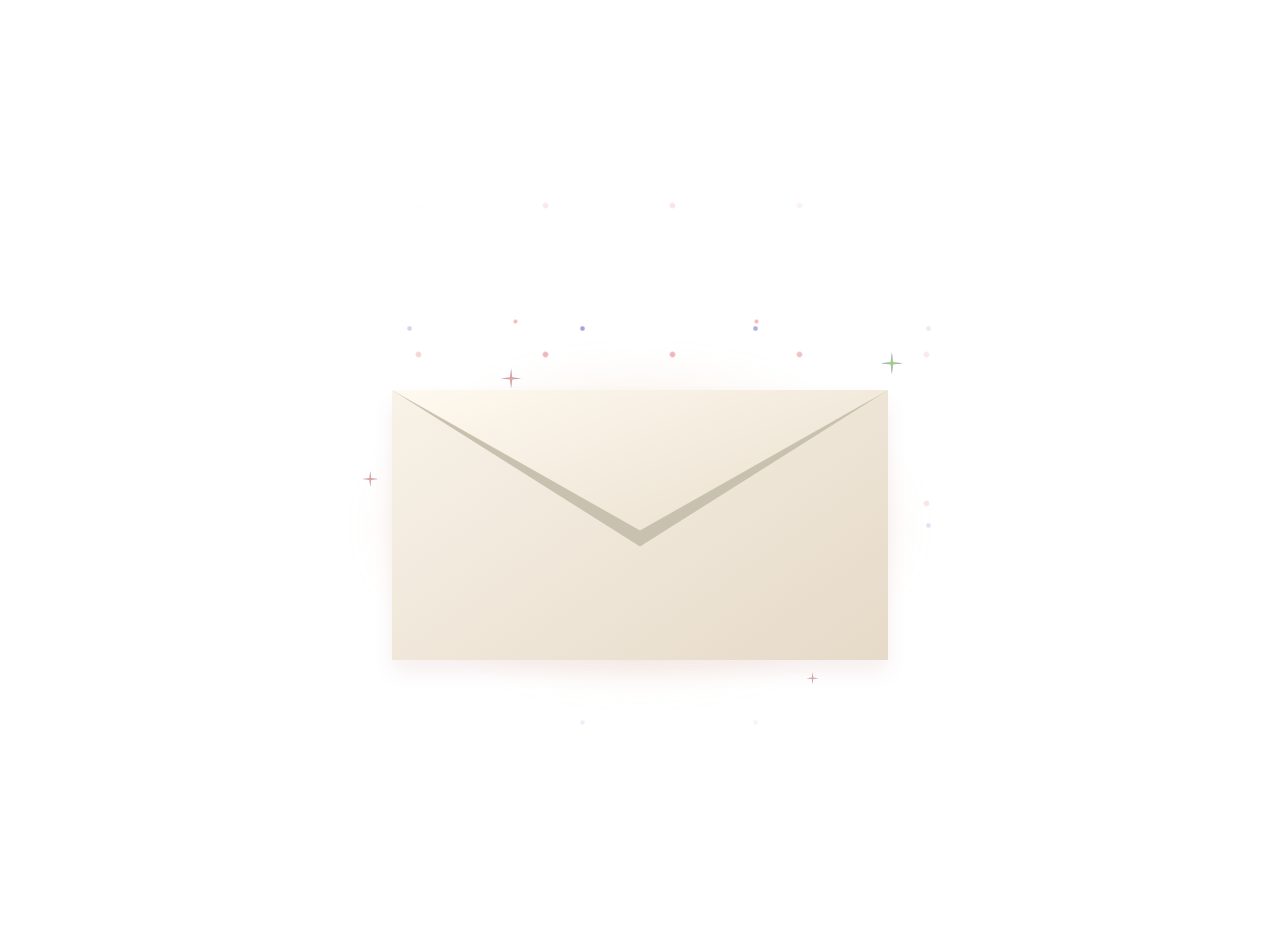
<file: index.html>
<!DOCTYPE html>
<html lang="en">

<head>
  <meta charset="UTF-8">
  <meta name="viewport" content="width=device-width, initial-scale=1.0">
  <title>Leading Me To You</title>
  <link rel="stylesheet" href="okoknyahtml.css">
  <script src="javabrahms.js" defer></script>
</head>

<body>

  <main class="stage">

    <div class="envelope" id="envelope">

      <div class="envelope-back"></div>

      <article class="letter" id="letter">

        <p>Every part of me seems to have been saving a seat for you long before I knew you. Something far beyond what the world has ever understood such things to be, or what people have typically invented to give meaning to belonging. Yet have I ever told you, ...? This reality could never be a punishment. I remember offering you the last piece of me that still chose to bleed, knowing you probably always had an appetite for its warmth. You told me that sacrifice could never be mistaken for a promise to stay awhile longer because neither of us knew when enough had become more than we knew how to forgive. We believed in each other with the recklessness of two people who had nowhere else left to put their faith. And God, what wouldn’t I give to have my days beside yours, ...? I want to learn the language of your silences until I no longer hear absence where there’s only quiet, and after chasing every answer about the familiarity of love, what I really, desperately want is to come home and find you there.</p>

        <p class="signoff">
          With all my Love, Jadda.
        </p>

      </article>
      <figure class="polaroid" id="polaroid">

        <div class="photo-slot">
          <img
            src="changmae.jpg"
          >
        </div>

      </figure>
      <div class="envelope-front"></div>
      <div class="envelope-flap" id="flap"></div>

    </div>

  </main>

  <!-- Background Music -->
  <audio id="music" autoplay loop preload="auto">
    <source src="stars burn out - cykim.mp3" type="audio/mpeg">
  </audio>
  <script>
    const envelope = document.getElementById("envelope");
    const flap = document.getElementById("flap");
    const letter = document.getElementById("letter");
    const polaroid = document.getElementById("polaroid");
    const music = document.getElementById("music");

    let isOpen = false;
    let isAnimating = false;

    const sleep = (ms) =>
      new Promise(resolve => setTimeout(resolve, ms));

    // OPEN ENVELOPE
    async function openEnvelope() {
      isAnimating = true;

      flap.classList.add("is-open");
      await sleep(850);

      letter.classList.add("is-out");
      await sleep(750);

      polaroid.classList.add("is-out");
      await sleep(1000);

      isOpen = true;
      isAnimating = false;
    }

    // CLOSE ENVELOPE
    async function closeEnvelope() {
      isAnimating = true;

      polaroid.classList.remove("is-out");
      await sleep(500);

      letter.classList.remove("is-out");
      await sleep(850);

      flap.classList.remove("is-open");
      await sleep(1000);

      isOpen = false;
      isAnimating = false;
    }

    // CLICK TO OPEN / CLOSE
    envelope.addEventListener("click", async () => {

      if (isAnimating) return;

      if (isOpen) {
        await closeEnvelope();
      } else {
        await openEnvelope();
      }

    });

    // KEEP LETTER INTERACTION INDEPENDENT
    letter.addEventListener("click", (event) => {
      event.stopPropagation();
    });

    async function startMusic() {

      if (!music.paused) return;

      try {
        await music.play();
      } catch (error) {
        console.log("Music requires user interaction.");
      }

    }

    startMusic();

    document.addEventListener("pointerdown", startMusic, {
      once: true
    });

    document.addEventListener("keydown", startMusic, {
      once: true
    });
</body>
</html>
</file>
<file: okoknyahtml.css>
:root {
  --ease-out-soft: cubic-bezier(0.22, 1, 0.36, 1);
  --ease-spring: cubic-bezier(0.34, 1.4, 0.64, 1);
}

* {
  box-sizing: border-box;
}

html,
body {
  width: 100%;
  min-height: 100%;
  margin: 0;
  background: transparent;
}

body {
  min-height: 100vh;
  display: grid;
  place-items: center;
  overflow: hidden;
  font-family: Georgia, "Times New Roman", serif;
  color: #bd9478;
}

.stage {
  position: relative;
  width: min(92vw, 620px);
  height: min(78vh, 500px);
  min-height: 340px;
  perspective: 2200px;
  background: transparent;
  animation: stage-in 1.1s var(--ease-out-soft) both;
}
.stage::before {
  content: "";
  position: absolute;
  left: 4%;
  right: 4%;
  bottom: 0;
  height: 70%;
  z-index: -2;
  border-radius: 50%;
  background: radial-gradient(
    ellipse at center,
    rgba(226, 180, 134, 0.42),
    rgba(226, 180, 134, 0) 70%
  );
  filter: blur(12px);
  pointer-events: none;
  animation: glow-pulse 5s ease-in-out infinite;
}
.stage::after {
  content: "ss";
  position: absolute;
  inset: -6% -4%;
  z-index: -1;
  pointer-events: none;
  background-image:
    radial-gradient(circle, rgba(160, 160, 218, 0.95) 0 1.6px, transparent 3px),
    radial-gradient(circle, rgb(247, 171, 171) 0 1.2px, transparent 2.6px),
    radial-gradient(circle, rgba(238, 179, 184, 0.95) 0 2px, transparent 3.6px);
  background-size: 173px 197px, 241px 263px, 127px 149px;
  background-position: 18px 60px, 90px 20px, 50px 110px;
  -webkit-mask-image: radial-gradient(
    ellipse at center,
    #e9bcbc 90%,
    transparent 50%
  );
  mask-image: radial-gradient(ellipse at center, #000 35%, transparent 78%);
  animation:
    sparkle-drift 14s linear infinite,
    sparkle-twinkle 3.6s ease-in-out infinite;
}

.envelope {
  position: absolute;
  left: 10%;
  bottom: 8%;
  width: 80%;
  height: 54%;
  transform-style: preserve-3d;
  cursor: pointer;
  -webkit-tap-highlight-color: transparent;
  transition: scale 500ms var(--ease-out-soft);
  animation:
    envelope-breathe 5s ease-in-out 1.1s infinite,
    envelope-wiggle 7s ease-in-out 3.5s infinite;
}

.envelope:hover {
  scale: 1.02;
}

.envelope-back {
  position: absolute;
  inset: 0;
  z-index: 1;
  background: #c8c1b0;
  border-radius: 4px;
  box-shadow: 0 12px 20px rgba(154, 50, 50, 0.08);
  transition:
    transform 500ms var(--ease-out-soft),
    box-shadow 500ms var(--ease-out-soft);
}

.envelope:hover .envelope-back {
  transform: translateY(-3px);
  box-shadow: 0 16px 24px rgba(224, 57, 57, 0.12);
}

.envelope:active .envelope-back {
  transform: translateY(0) scale(0.995);
  box-shadow: 0 8px 14px rgba(81, 76, 76, 0.1);
}

.envelope-front {
  position: absolute;
  inset: 0;
  z-index: 3;
  background: linear-gradient(145deg, #f8f2e8, #e6dac8);
  clip-path: polygon(0 0, 50% 58%, 100% 0, 100% 100%, 0 100%);
  filter: drop-shadow(0 2px 2px rgba(0, 0, 0, 0.08));
  pointer-events: none;
}

/* a soft sheen that drifts across the paper (clipped by the front's shape) */
.envelope-front::after {
  content: "";
  position: absolute;
  inset: -20% auto -20% -60%;
  width: 40%;
  background: linear-gradient(
    100deg,
    transparent,
    rgba(255, 255, 255, 0.65),
    transparent
  );
  transform: skewX(-18deg);
  opacity: 0;
  animation: sheen 6s ease-in-out 1.8s infinite;
}

.envelope-flap {
  position: absolute;
  top: 0;
  left: 0;
  z-index: 6;
  width: 100%;
  height: 52%;
  background: linear-gradient(160deg, #fffaf0, #e9decd);
  clip-path: polygon(0 0, 100% 0, 50% 100%);
  transform-origin: top center;
  transform: rotateX(0deg) translateZ(2px);
  transform-style: preserve-3d;
  backface-visibility: visible;
  transition:
    transform 1.15s var(--ease-out-soft),
    rotate 500ms var(--ease-out-soft);
  will-change: transform;
}

.envelope-flap:not(.is-open) {
  animation: flap-hint 5s ease-in-out 2s infinite;
}

.envelope:hover .envelope-flap:not(.is-open) {
  rotate: x -14deg;
  animation: none;
}

.envelope-flap.is-open {
  transform: rotateX(-180deg) translateZ(2px);
}

/* ---------- Letter ---------- */

.letter {
  position: absolute;
  top: 2%;
  left: 31%;
  z-index: 8;
  width: 66%;
  height: min(60vh, 860px);
  max-height: calc(140% - 26px);
  padding: 7%;
  overflow-y: auto;
  touch-action: pan-y;
  background: #f3f2f1;
  opacity: 0;
  box-shadow: 0 4px 10px rgba(0, 0, 0, 0.08);
  transform: translateY(55%) rotate(2deg) scale(0.96);
  translate: 0 0;
  transition:
    transform 1.2s var(--ease-out-soft),
    opacity 600ms ease,
    box-shadow 1.2s ease;
}

.letter.is-out {
  opacity: 1;
  box-shadow: 0 12px 24px rgba(0, 0, 0, 0.15);
  transform: translateY(0) rotate(1deg) scale(1);
  animation: letter-float 5s ease-in-out 1.3s infinite;
}

.letter p {
  margin: 0 0 0.8em;
  font-size: clamp(12px, 2.4vw, 17px);
  line-height: 1.5;
}

.letter .signoff {
  margin-top: 1.2em;
  font-style: italic;
}

/* paragraphs fade and rise one after another as the letter slides out */
.letter.is-out p {
  animation: paragraph-rise 800ms var(--ease-out-soft) both;
  animation-delay: 700ms;
}

.letter.is-out p:nth-child(2) { animation-delay: 820ms; }
.letter.is-out p:nth-child(3) { animation-delay: 940ms; }
.letter.is-out p:nth-child(4) { animation-delay: 1060ms; }
.letter.is-out p:nth-child(5) { animation-delay: 1180ms; }
.letter.is-out p:nth-child(6) { animation-delay: 1300ms; }
.letter.is-out p:nth-child(7) { animation-delay: 1420ms; }
.letter.is-out p:nth-child(n + 8) { animation-delay: 1540ms; }

.letter::-webkit-scrollbar {
  width: 6px;
}

.letter::-webkit-scrollbar-thumb {
  background: #e7e1df;
  border-radius: 2px;
}

.polaroid {
  position: absolute;
  left: -3%;
  bottom: 80%;
  z-index: 4;
  width: 60%;
  margin: 0;
  padding: 10px 10px 8px;
  background: #f1f0f0;
  opacity: 0;
  box-shadow: 0 12px 24px rgba(0, 0, 0, 0.18);
  transform: translateY(120%) rotate(-10deg) scale(0.92);
  translate: 0 0;
  transition:
    transform 1.1s var(--ease-spring),
    opacity 500ms ease;
  pointer-events: none;
}

.polaroid.is-out {
  opacity: 1;
  transform: translateY(-6%) rotate(-6deg) scale(1);
  /* pops out just after the letter starts moving */
  transition-delay: 250ms;
  animation: photo-float 6s ease-in-out 1.5s infinite;
}

.photo-slot {
  width: 100%;
  aspect-ratio: 1.2;
  overflow: hidden;
  background: linear-gradient(
  );
}

.photo-slot img {
  display: block;
  width: 100%;
  height: 100%;
  object-fit: cover;
  object-position: center;
}

.polaroid.is-out .photo-slot img {
  animation: photo-develop 2.6s ease-out 0.6s both;
}

.polaroid figcaption {
  padding-top: 9px;
  text-align: center;
  font: bold clamp(13px, 2.7vw, 19px) "Brush Script MT", cursive;
}

.polaroid.is-out figcaption {
  animation: caption-in 900ms ease 1.4s both;
}
@keyframes stage-in {
  from {
    opacity: 0;
    translate: 0 22px;
  }

  to {
    opacity: 1;
    translate: 0 0;
  }
}

@keyframes glow-pulse {
  0%,
  100% {
    opacity: 0.55;
    scale: 1;
  }

  50% {
    opacity: 1;
    scale: 1.07;
  }
}

@keyframes sparkle-drift {
  from {
    background-position:
      18px 60px,
      90px 20px,
      50px 110px;
  }

  to {
    background-position:
      18px -137px,
      90px -243px,
      50px -39px;
  }
}

@keyframes sparkle-twinkle {
  0%,
  100% {
    opacity: 0.35;
  }

  50% {
    opacity: 0.95;
  }
}

@keyframes envelope-breathe {
  0%,
  100% {
    translate: 0 0;
  }

  50% {
    translate: 0 -8px;
  }
}

@keyframes envelope-wiggle {
  0%,
  80%,
  100% {
    rotate: 0deg;
  }

  84% {
    rotate: -1.2deg;
  }

  88% {
    rotate: 1deg;
  }

  92% {
    rotate: -0.6deg;
  }

  96% {
    rotate: 0.3deg;
  }
}

@keyframes flap-hint {
  0%,
  68%,
  100% {
    rotate: x 0deg;
  }

  76% {
    rotate: x -7deg;
  }

  84% {
    rotate: x 0deg;
  }

  90% {
    rotate: x -3.5deg;
  }

  96% {
    rotate: x 0deg;
  }
}

@keyframes sheen {
  0%,
  45% {
    translate: 0 0;
    opacity: 0;
  }

  55%,
  88% {
    opacity: 1;
  }

  100% {
    translate: 420% 0;
    opacity: 0;
  }
}

@keyframes letter-float {
  0%,
  100% {
    translate: 0 0;
    rotate: 0deg;
  }

  25% {
    translate: 0 -4px;
    rotate: 0.6deg;
  }

  50% {
    translate: 0 -8px;
    rotate: 0deg;
  }

  75% {
    translate: 0 -4px;
    rotate: -0.6deg;
  }
}

@keyframes photo-float {
  0%,
  100% {
    translate: 0 0;
    rotate: 0deg;
  }

  33% {
    translate: 0 -7px;
    rotate: 1deg;
  }

  66% {
    translate: 0 -3px;
    rotate: -0.8deg;
  }
}

@keyframes paragraph-rise {
  from {
    opacity: 0;
    translate: 0 10px;
  }

  to {
    opacity: 1;
    translate: 0 0;
  }
}

@keyframes photo-develop {
  0% {
    opacity: 0.55;
    filter: grayscale(1) sepia(0.4) brightness(1.35) blur(3px);
  }

  60% {
    opacity: 0.9;
    filter: grayscale(0.4) sepia(0.2) brightness(1.1) blur(1px);
  }

  100% {
    opacity: 1;
    filter: none;
  }
}

@keyframes caption-in {
  from {
    opacity: 0;
    translate: 0 4px;
  }

  to {
    opacity: 1;
    translate: 0 0;
  }
}

/* ---------- Responsive ---------- */

@media (max-width: 480px) {
  .stage {
    width: 96vw;
    height: 58vh;
    min-height: 300px;
  }

  .envelope {
    left: 5%;
    width: 90%;
  }

  .letter {
    left: 28%;
    width: 70%;
    height: min(30vh, 320px);
    padding: 7%;
  }

  .polaroid {
    left: -2%;
    width: 80%;
  }
}

@media (prefers-reduced-motion: reduce) {
  .stage::before,
  .stage::after,
  .envelope,
  .envelope-front::after,
  .envelope-flap,
  .letter.is-out,
  .polaroid.is-out {
    animation-iteration-count: 1;
  }
}

.envelope::after,
.polaroid::after {
  content: "";
  position: absolute;
  width: 22px;
  height: 22px;
  background: radial-gradient(circle, #a2c894 0 25%, #8f81ce 65%);
  clip-path: polygon(
    50% 0, 56% 44%, 100% 50%, 56% 56%,
    50% 100%, 44% 56%, 0 50%, 44% 44%
  );
  pointer-events: none;
  animation: twinkle 2.8s ease-in-out infinite;
}

.envelope::after {
  top: -14%;
  right: -3%;
  z-index: 10;
}

.polaroid::after {
  top: -10px;
  right: -8px;
  width: 18px;
  height: 18px;
  animation-delay: 1.2s;
}

@keyframes twinkle {
  0%, 100% { opacity: 0; scale: 0.3; rotate: 0deg; }
  50%      { opacity: 1; scale: 1;   rotate: 45deg; }
}

.envelope::before,
.envelope-back::before,
.envelope-back::after {
  content: "";
  position: absolute;
  width: 16px;
  height: 16px;
  background: radial-gradient(circle, #dba2a2 0 25%, #8c97da 65%);
  clip-path: polygon(
    50% 0, 56% 44%, 100% 50%, 56% 56%,
    50% 100%, 44% 56%, 0 50%, 44% 44%
  );
  pointer-events: none;
  animation: twinkle 3.4s ease-in-out infinite;
}

.envelope::before {
  top: 30%;
  left: -6%;
  z-index: 10;
  animation-delay: 0.6s;
}

.envelope-back::before {
  bottom: -9%;
  right: 14%;
  width: 12px;
  height: 12px;
  animation-duration: 2.3s;
  animation-delay: 1.5s;
}

.envelope-back::after {
  top: -8%;
  left: 22%;
  width: 20px;
  height: 20px;
  animation-duration: 4.1s;
  animation-delay: 2.2s;
}
</file>
